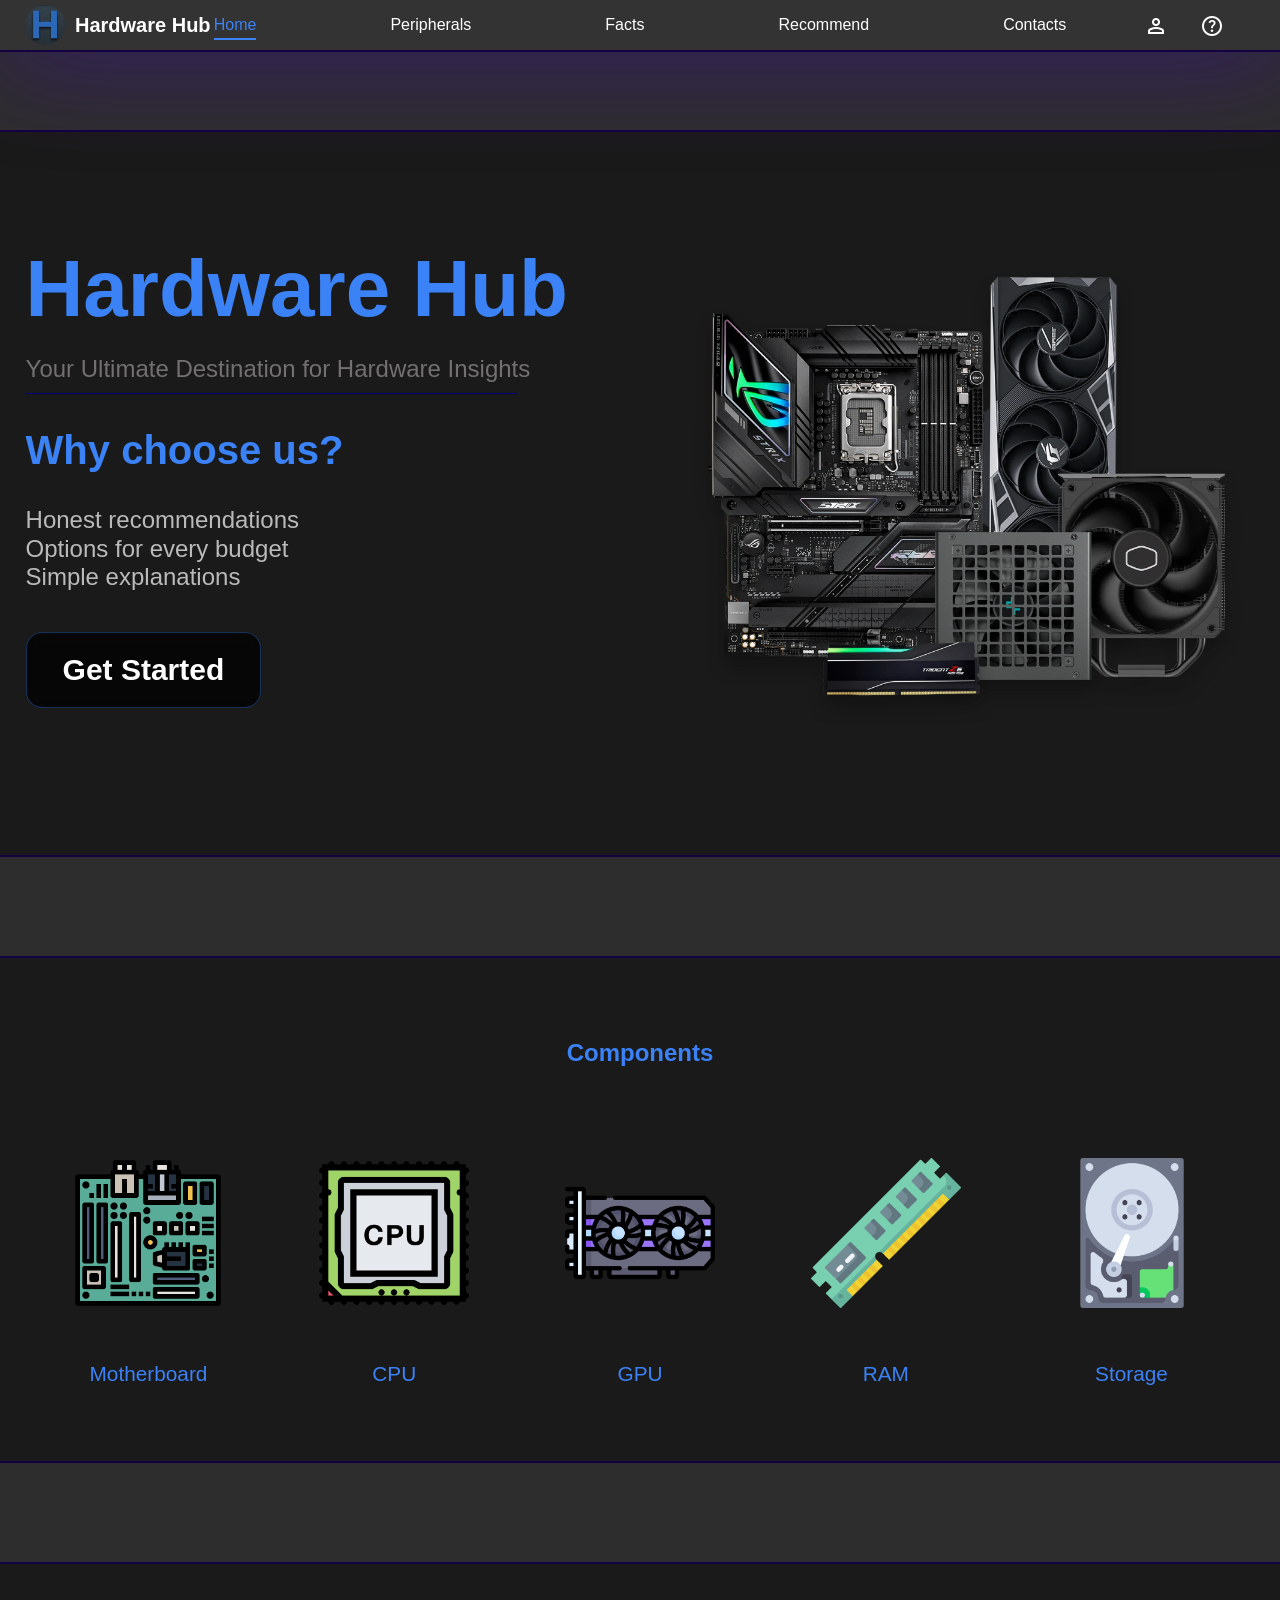
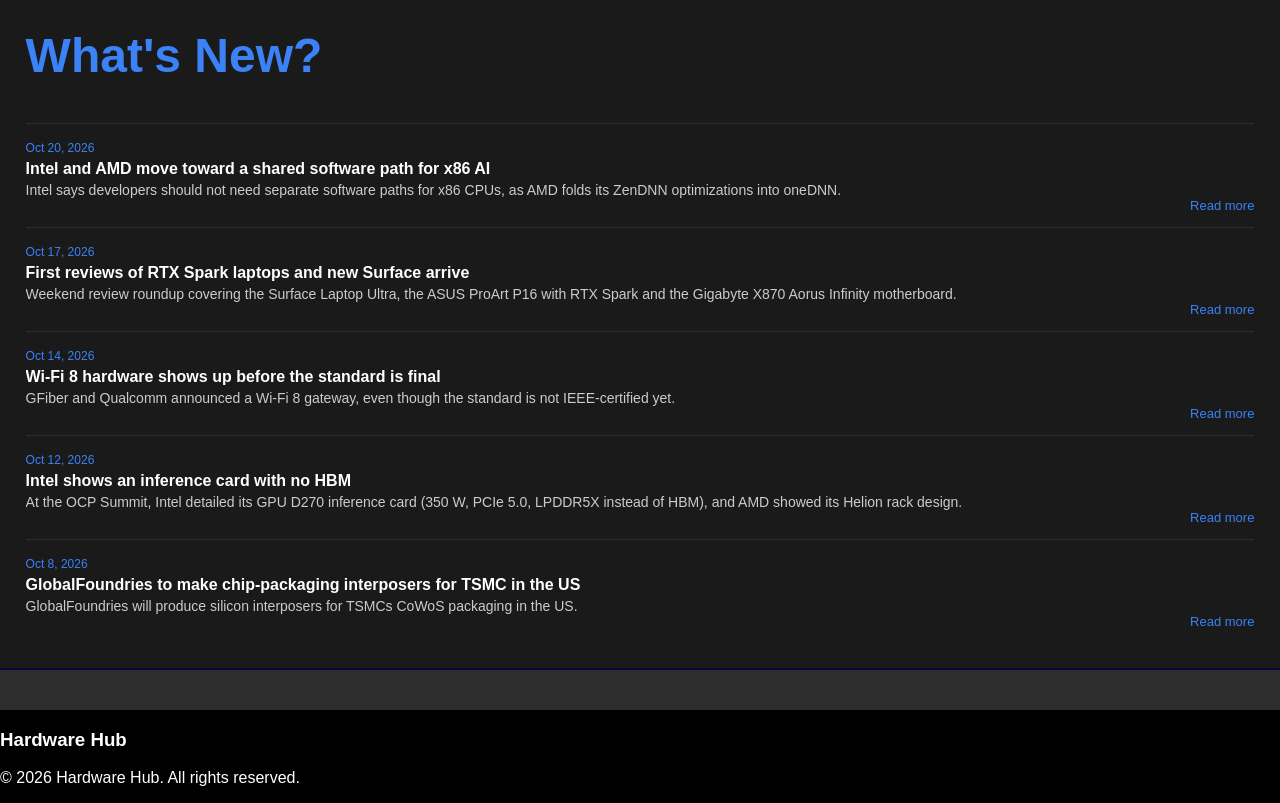
<file: index.html>
<!DOCTYPE html>
<html lang="en">

<head>
    <meta charset="UTF-8">
    <meta name="viewport" content="width=device-width, initial-scale=1.0">
    <link rel="stylesheet" href="MainStyle.css">
    <link rel="stylesheet"
        href="https://fonts.googleapis.com/css2?family=Material+Symbols+Outlined:opsz,wght,FILL,GRAD@24,400,0,0&icon_names=person,help" />

    <title>Hardware Hub</title>
</head>

<body>

    <nav>
        <div class="logo">
            <img src="/images/viber_image_2026-10-20_21-15-32-485.png" alt="Logo" class="logo-image">
            <H3>Hardware Hub</H3>
        </div>
        <div class="nav-links">
            <ul class="nav-list">
                <li><a href="index.html" class="active">Home</a></li>
                <li><a href="/PeripheralsPages/Components.html">Peripherals</a></li>
                <li><a href="Facts.html">Facts</a></li>
                <li><a href="Recommendations.html">Recommend</a></li>
                <li><a href="Contacts.html">Contacts</a></li>
            </ul>
        </div>
        <div class="nav-icons">
            <ul>
                <li><a href="#"><span class="material-symbols-outlined">person</span></a></li>
                <li><a href="#"><span class="material-symbols-outlined">help</span></a></li>
            </ul>
        </div>

    </nav>

    <section id="mainBackground">
    </section>


    <section id="The-Main-Page">

        <div class="hero-box">
            <div class="HeroText">
                <h1 id="MainTitle">Hardware Hub</h1>
                <p id="Subtitle">
                    Your Ultimate Destination for Hardware Insights</p>
                <div style="height: 1px; margin-top: 10px; width : 40% ;background-color: rgb(2, 2, 124); "></div>
                <h2 class="Choosing" style="font-size: 2.5rem; color: #3b82f6;">Why choose us?</h2>
                <p class="Choose">
                    Honest recommendations <br>
                    Options for every budget <br>
                    Simple explanations
                </p>
                <a href="#ComponentsLINK" class="GetStartedButton">Get Started</a>
            </div>
            <div class="HeroImage">
                <img src="/images/PC_Parts_Collection.webp" alt="Hero Image" class="hero-image">
            </div>
            <div id="ComponentsLINK"style="position:absolute;height: 2px; width: 2px; z-index: 99999; bottom: 20%; left:50%">
            </div>
        </div>

        <div class="Components">
            <h1 class="ComponentsTitle" style="display: flex; justify-content: center;">Components</h1>
            <div class="ComponentsGrid">
                <div class="ComponentItem">
                    <button>
                        <img src="/ComponentsImage/MotherBoard.png" alt="Motherboard" class="ComponentImage">
                    </button>
                    <p>Motherboard</p>
                </div>
                <div class="ComponentItem">
                    <button>
                        <img src="/ComponentsImage/CPU.png" alt="CPU" class="ComponentImage">
                    </button>
                    <p>CPU</p>
                </div>
                <div class="ComponentItem">
                    <button>
                        <img src="/ComponentsImage/GPU.png" alt="GPU" class="ComponentImage">
                    </button>
                    <p>GPU</p>
                </div>
                <div class="ComponentItem">
                    <button>
                        <img src="/ComponentsImage/RAM.png" alt="RAM" class="ComponentImage">
                    </button>
                    <p>RAM</p>
                </div>
                <div class="ComponentItem">
                    <button>
                        <img src="/ComponentsImage/Storage.png" alt="Storage" class="ComponentImage">
                    </button>
                    <p>Storage</p>
                </div>
            </div>
        </div>



        <div class="newsAll">
            <h2 class="news-title">What's New?</h2>
            <aside class="news">

                <article class="news-item">
                    <span class="news-date">Oct 20, 2026</span>
                    <h3>Intel and AMD move toward a shared software path for x86 AI</h3>
                    <p>Intel says developers should not need separate software paths for x86 CPUs, as AMD folds its
                        ZenDNN optimizations into oneDNN.</p>
                    <p><a href="https://wccftech.com/topic/hardware/" target="_blank"
                            style="display: flex; justify-content: right;">Read more</a></p>
                </article>

                <article class="news-item">
                    <span class="news-date">Oct 17, 2026</span>
                    <h3>First reviews of RTX Spark laptops and new Surface arrive</h3>
                    <p>Weekend review roundup covering the Surface Laptop Ultra, the ASUS ProArt P16 with RTX Spark and
                        the Gigabyte X870 Aorus Infinity motherboard.</p>
                    <p><a href="https://www.funkykit.com/news/weekend-hardware-round-up-17th-october-2026"
                            target="_blank " style="display: flex; justify-content: right;">Read more</a></p>
                </article>

                <article class="news-item">
                    <span class="news-date">Oct 14, 2026</span>
                    <h3>Wi-Fi 8 hardware shows up before the standard is final</h3>
                    <p>GFiber and Qualcomm announced a Wi-Fi 8 gateway, even though the standard is not IEEE-certified
                        yet.</p>
                    <p><a href="https://www.tomshardware.com/news/page/8" target="_blank"
                            style="display: flex; justify-content: right;">Read more</a></p>
                </article>

                <article class="news-item">
                    <span class="news-date">Oct 12, 2026</span>
                    <h3>Intel shows an inference card with no HBM</h3>
                    <p>At the OCP Summit, Intel detailed its GPU D270 inference card (350 W, PCIe 5.0, LPDDR5X instead
                        of HBM), and AMD showed its Helion rack design.</p>
                    <p><a href="https://www.techwrix.com/ocp-global-summit-2026-recap-key-announcements-and-takeaways/"
                            target="_blank" style="display: flex; justify-content: right;">Read more</a></p>
                </article>

                <article class="news-item">
                    <span class="news-date">Oct 8, 2026</span>
                    <h3>GlobalFoundries to make chip-packaging interposers for TSMC in the US</h3>
                    <p>GlobalFoundries will produce silicon interposers for TSMCs CoWoS packaging in the US.</p>
                    <p><a href="https://www.tomshardware.com/tech-industry/manufacturing/semiconductors" target="_blank"
                            style="display: flex; justify-content: right;">Read more</a></p>
                </article>
            </aside>
        </div>
    </section>


    <footer>
        <div class="logo">
            <H3>Hardware Hub</H3>
        </div>
        <p>&copy; 2026 Hardware Hub. All rights reserved.</p>
    </footer>
</body>

</html>
</file>
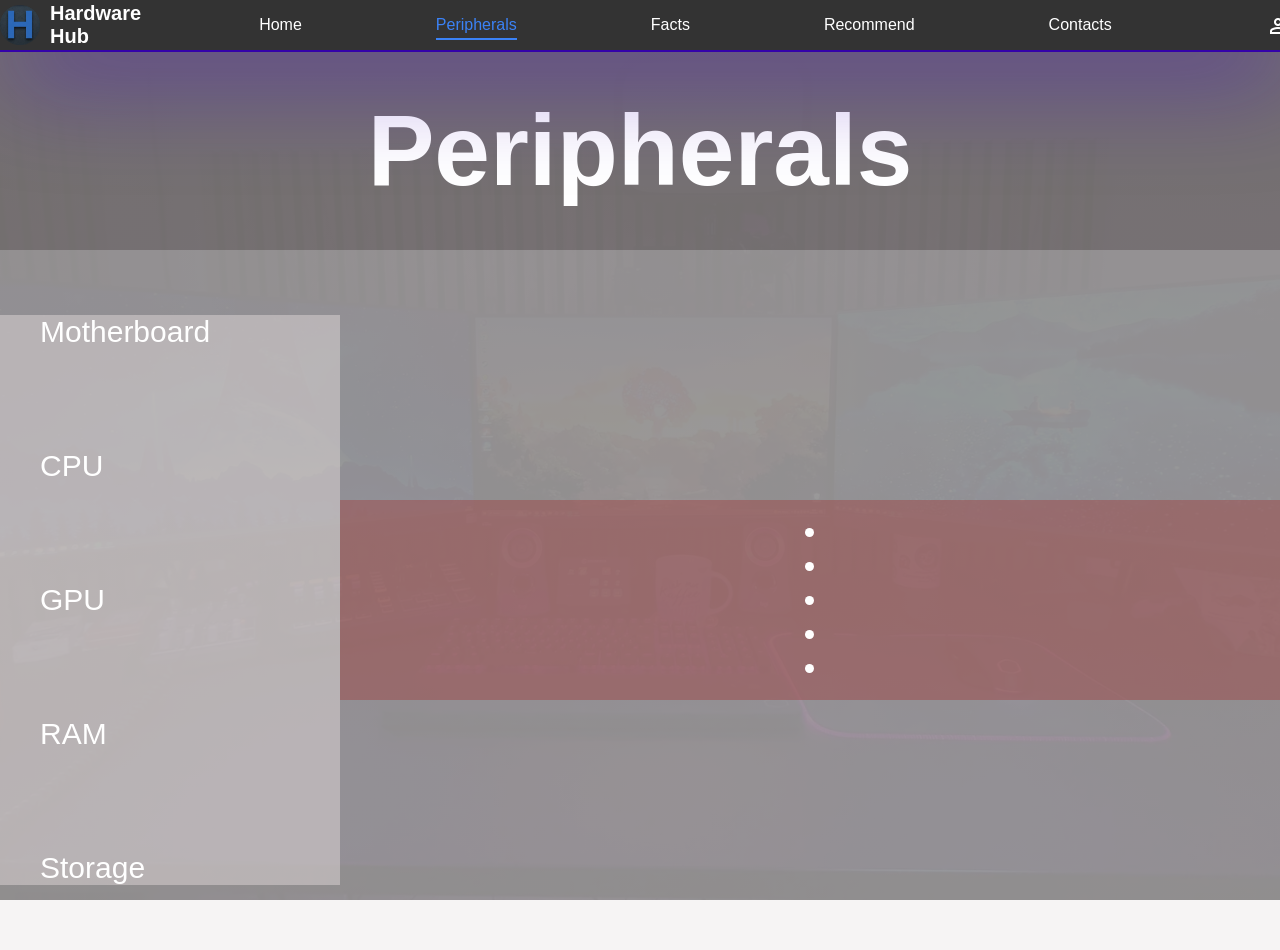
<file: PeripheralsPages/Peripherals.html>
<!DOCTYPE html>
<html lang="en">

<head>
    <meta charset="UTF-8">
    <meta name="viewport" content="width=device-width, initial-scale=1.0">
    <link rel="stylesheet" href="/PeripheralsPages/PeripheralsStyle.css">
    <link rel="stylesheet"
        href="https://fonts.googleapis.com/css2?family=Material+Symbols+Outlined:opsz,wght,FILL,GRAD@24,400,0,0&icon_names=person,help" />

    <title>Hardware Hub</title>
</head>

<body>

    <nav>
        <div class="logo">
            <img src="/images/viber_image_2026-10-20_21-15-32-485.png" alt="Logo" class="logo-image">
            <H3>Hardware Hub</H3>
        </div>
        <div class="nav-links">
            <ul class="nav-list">
                <li><a href="/index.html">Home</a></li>
                <li><a href="Peripherals.html" class="active">Peripherals</a></li>
                <li><a href="Facts.html">Facts</a></li>
                <li><a href="Recommendations.html">Recommend</a></li>
                <li><a href="Contacts.html">Contacts</a></li>
            </ul>
        </div>
        <div class="nav-icons">
            <ul>
                <li><a href="#"><span class="material-symbols-outlined">person</span></a></li>
                <li><a href="#"><span class="material-symbols-outlined">help</span></a></li>
            </ul>
        </div>

    </nav>




    </section id="Peripherals-Page">
        <div class="MainTitle">
            <h1>Peripherals</h1>
        </div>
        <div class="ContentBlock">
            <div class="Peripherals-Content">
                <ul class="Peripherals-List">
                 <li>Motherboard</li>
                    <li>CPU</li>
                    <li>GPU</li>
                    <li>RAM</li>
                    <li>Storage</li>
            </div>
            <div class="ImageList">
                <ul>
                    <li><img href="/PeripheralsPages/PeripherialsImg/processor-3d-model-cartoon-style-render-illustration-png.webp"></li>
                    <li><img href="/PeripheralsPages/PeripherialsImg/pngtree-gpu-flat-icon-vector-png-image_7084395.png"></li> 
                    <li><img href=""></li>
                    <li></li>
                    <li></li>   
                </ul>

            </div>

        </div>
    </section>


</body>

</html>
</file>
<file: MainStyle.css>
body {
    margin: 0 auto;
    padding: 0;
    font-family: 'Arial', sans-serif;
    background-color: rgb(46, 45, 45);
}

.GetStartedButton:hover {
    border-color: #3b82f6;
    color: #3b82f6;
}

section#The-Main-Page {
    position: relative;
    display: flex;
    align-items: center;
    flex-direction: column;
    gap: 50px;
    width: 100%;
    margin: 0 auto;
    max-width: 1300px;
    padding: 80px 2% 40px;
    box-sizing: border-box;
    z-index: 10;
}

.hero-box {
    margin: 0 20px;
    padding: 5%;
    width: 100%;
    height: 600px;
    background-color: rgba(17, 17, 17, 0.65);
    border: 2px solid rgb(19, 1, 66);
    border-radius: 16px;
    backdrop-filter: blur(6px);
}

#MainTitle {
    margin: 0;
    margin-top: 50px;
    font-size: 5rem;
    font-weight: bold;
    color: #3b82f6;
    font-family: 'Arial', sans-serif;
}

.Choose {
    font-size: 1.5rem;
    line-height: 1.2;
    color: #bbbaba;
    margin: 0 0 20px;
}

#Subtitle { 
    margin: 0;
    margin-top: 20px;
    font-size: 1.5rem;
    color: #727070;
    font-family: 'Arial', sans-serif;
}

.GetStartedButton {
    display: inline-block;
    margin-top: 20px;
    padding: 20px 36px;
    background-color: rgba(0, 0, 0, 0.65);
    border: 1px solid rgba(59, 130, 246, 0.35);
    border-radius: 16px;
    backdrop-filter: blur(6px);
    color: white;
    text-decoration: none;
    font-size: 30px;
    font-weight: bold;
}

.HeroImage img{
    position: absolute;
    height: 600px;
    width: auto;
    right: 50px;
    bottom: 8%;

}

.Components{
    margin: 4% 20px;
    padding: 5%;
    height: 380px;
    width: 100%;
    background-color: rgba(17, 17, 17, 0.65);
    border: 2px solid rgb(19, 1, 66);
    border-radius: 16px;
    color: #3b82f6;
    backdrop-filter: blur(6px);
}

.ComponentsGrid{
    margin-top: 60px;
    display: grid;
    grid-template-columns: repeat(5, 1fr);
    height: 50%;


}

.ComponentItem{
    display: flex;
    justify-content: center;
    flex-direction: column;
    font-size: 1.3rem;
    text-align: center;
}

.ComponentItem button{
    background-color: rgba(0, 0, 0, 0);

    outline: none;
    border: none;

}

.ComponentItem img {
    
    width: 150px;
    height: 150px;
    padding: 12.5% 0;
}

.ComponentItem button:hover{
    background-color: rgba(13, 105, 185, 0.842);
    outline: none;
    border-radius: 100%;

    cursor: pointer;
    
}

.newsAll{
    margin: 0 20px;
    padding: 2% 5%;
    width: 100%;
    background-color: rgba(17, 17, 17, 0.65);
    border: 2px solid rgb(19, 1, 66);
    border-radius: 16px;
    backdrop-filter: blur(6px);


}

.news {
    max-height: 600px;
    overflow-y: auto;
    color: white;
}

.news-title {
    gap: 3px;
    font-size: 3rem;
    color: #3b82f6;
}

.news-item {
    padding: 14px 0;
    border-top: 1px solid rgba(199, 182, 182, 0.12);
}

.news-date {
    font-size: 12px;
    color: #3b82f6;
}

.news-item h3 {
    margin: 4px 0;
    font-size: 16px;
}

.news-item p {
    margin: 0;
    font-size: 14px;
    color: #ccc;
    text-decoration: none;
}

.news-item p a {
    color: #3b82f6;
    font-size: 13px;
    text-decoration: none;
}

nav {
    position: sticky;
    display: flex;
    justify-content: center;
    height: 50px;
    width: 100%;
    top: 0px;
    padding: 0 px;
    margin: 0;
    background-color: #333;
    backdrop-filter: blur(2px);
    outline: 2px solid rgb(19, 1, 66);
    box-shadow: 5px 1px 100px rgba(63, 9, 189, 0.603);
    list-style-type: none;
    z-index: 9999;
    flex: auto;
}



nav ul {
    list-style-type: none;
    margin: 0;
    padding: 0;
    display: flex;
    gap: 100px;
    text-decoration: none;
}

nav a {
    display: block;
    color: white;
    text-align: center;
    padding: 14px 16px;
    text-decoration: none;
}



nav .nav-icons ul {
    position: absolute;
    gap: 0px;
    padding: 0 20px;
    right: 20px;

}

nav .material-symbols-outlined {
    font-size: 24px;
    color: white;
    display: block;
}

nav .logo {
    position: absolute;
    padding: 5px;
    left: 20px;
}

.logo img {
    height: 40px;
    display: block;
    margin-top: 0px;
}

nav .nav-links {
    padding-left: 100px;
    padding-right: 100px;
    position: relative;
    border: 1px solid transparent;
    border-radius: 8px;
}

nav .nav-links a {
    border: 1px solid transparent;
    border-radius: 8px;
}

nav .nav-links a:hover {
    color: #3b82f6;
}

nav .nav-links a.active {
    color: #3b82f6;
    background: linear-gradient(#3b82f6, #3b82f6) no-repeat;
    background-size: calc(100% - 32px) 2px;
    background-position: 16px calc(100% - 8px);

}

nav .logo {
    display: flex;
    align-items: center;
    gap: 10px;
}

nav .logo h3 {
    color: white;
    font-size: 20px;
    margin: 0;
}

footer {
    position: relative;
    display: inline-block;
    height: auto;
    width: 100%;
    margin-top: auto;
    background-color: #000000;
    color: white;
}
</file>
<file: PeripheralsPages/PeripheralsStyle.css>
body{
    margin: 0;
    padding: 0;
    
    font-family: 'Arial', sans-serif;
    background-image: linear-gradient(to bottom, #080808 0%, rgba(0, 0, 0, 0.815) 100%), 
    url('/PeripheralsPages/PeripherialsImg/c5527f47-def9-433c-9cce-23f286dbfea2_Front.webp');
    background-size: cover;
    background-position: center;
    background-repeat: no-repeat;
    background-attachment: fixed;
}

nav{
    position: sticky;
    display: flex;
    justify-content: space-around;
    height:50px;
    gap: 0px;

    top: 0px;
    padding: 0;
    margin: 0;
    background-color: #333;
    backdrop-filter: blur(2px);
    outline: 2px solid rgb(52, 2, 170);
    box-shadow: 10px 25px 100px rgba(63, 9, 189, 0.603);
    list-style-type: none;
    z-index: 9999;
    }



nav ul {
    list-style-type: none;
    margin: 0;
    padding: 0;
    display: flex;
    gap: 100px;
    justify-content: center;
    text-decoration: none;
}

nav a {
    display: block;
    color: white;
    text-align: center;
    padding: 14px 16px;
    text-decoration: none;
}



nav .nav-icons ul {
    gap: 0px;
    padding:0 20px;

}

nav .material-symbols-outlined {
    font-size: 24px;
    color: white;
    display: block;
}
nav .logo a {
    padding:0 ;
    display: flex;
}

.logo img {
    height: 40px;
    display: block;
    margin-top: 0px;
}

nav .nav-links{
    padding-left: 100px;
    padding-right: 100px;
    position: relative;
    border: 1px solid transparent;
    border-radius: 8px;
}

nav .nav-links a{
    border: 1px solid transparent;
    border-radius: 8px;
}

nav .nav-links a:hover{
    color: #3b82f6;
    background: linear-gradient(#3b82f6, #3b82f6) no-repeat;
    background-size: calc(100% - 32px) 2px;
    background-position: 16px calc(100% - 8px);
}

nav .nav-links a.active{
    color: #3b82f6;
    background: linear-gradient(#3b82f6, #3b82f6) no-repeat;
    background-size: calc(100% - 32px) 2px;
    background-position: 16px calc(100% - 8px);

}

nav .logo{
    display: flex;
    align-items: center;
    gap:10px;
}

nav .logo h3{
    color: white;
    font-size: 20px;
    margin: 0;
}

.MainTitle{
    display: flex;
    height:200px;
    text-align: Center;
    color: white;
    background-color: rgba(224, 215, 215, 0.5);
    font-size: 50px;
    align-items: center;
    justify-content: center;
}

.ContentBlock{
    display: flex;
    justify-content:center;
    align-items: center;
    height:700px;
    width:100%;
    background-color: rgba(240, 237, 237, 0.596);


}

.Peripherals-List{
    display:flex;
    width: 300px;
    font-size: 30px;
    align-items: left;
    justify-content: space-evenly;
    flex-direction: column;
    color:white;
    text-decoration: none;
    list-style-type: none;
    background-color: rgba(224, 215, 215, 0.5);
    gap: 100px;
    margin:0;
}

.ImageList{
    display:flex;
    height: 200px;
    width: 1500px;
    font-size: 30px;
    align-items: center;
    justify-content: space-evenly;
    color:white;
    text-decoration: none;
    list-style-type: none;
    background-color: rgba(158, 73, 73, 0.5);

}
</file>
